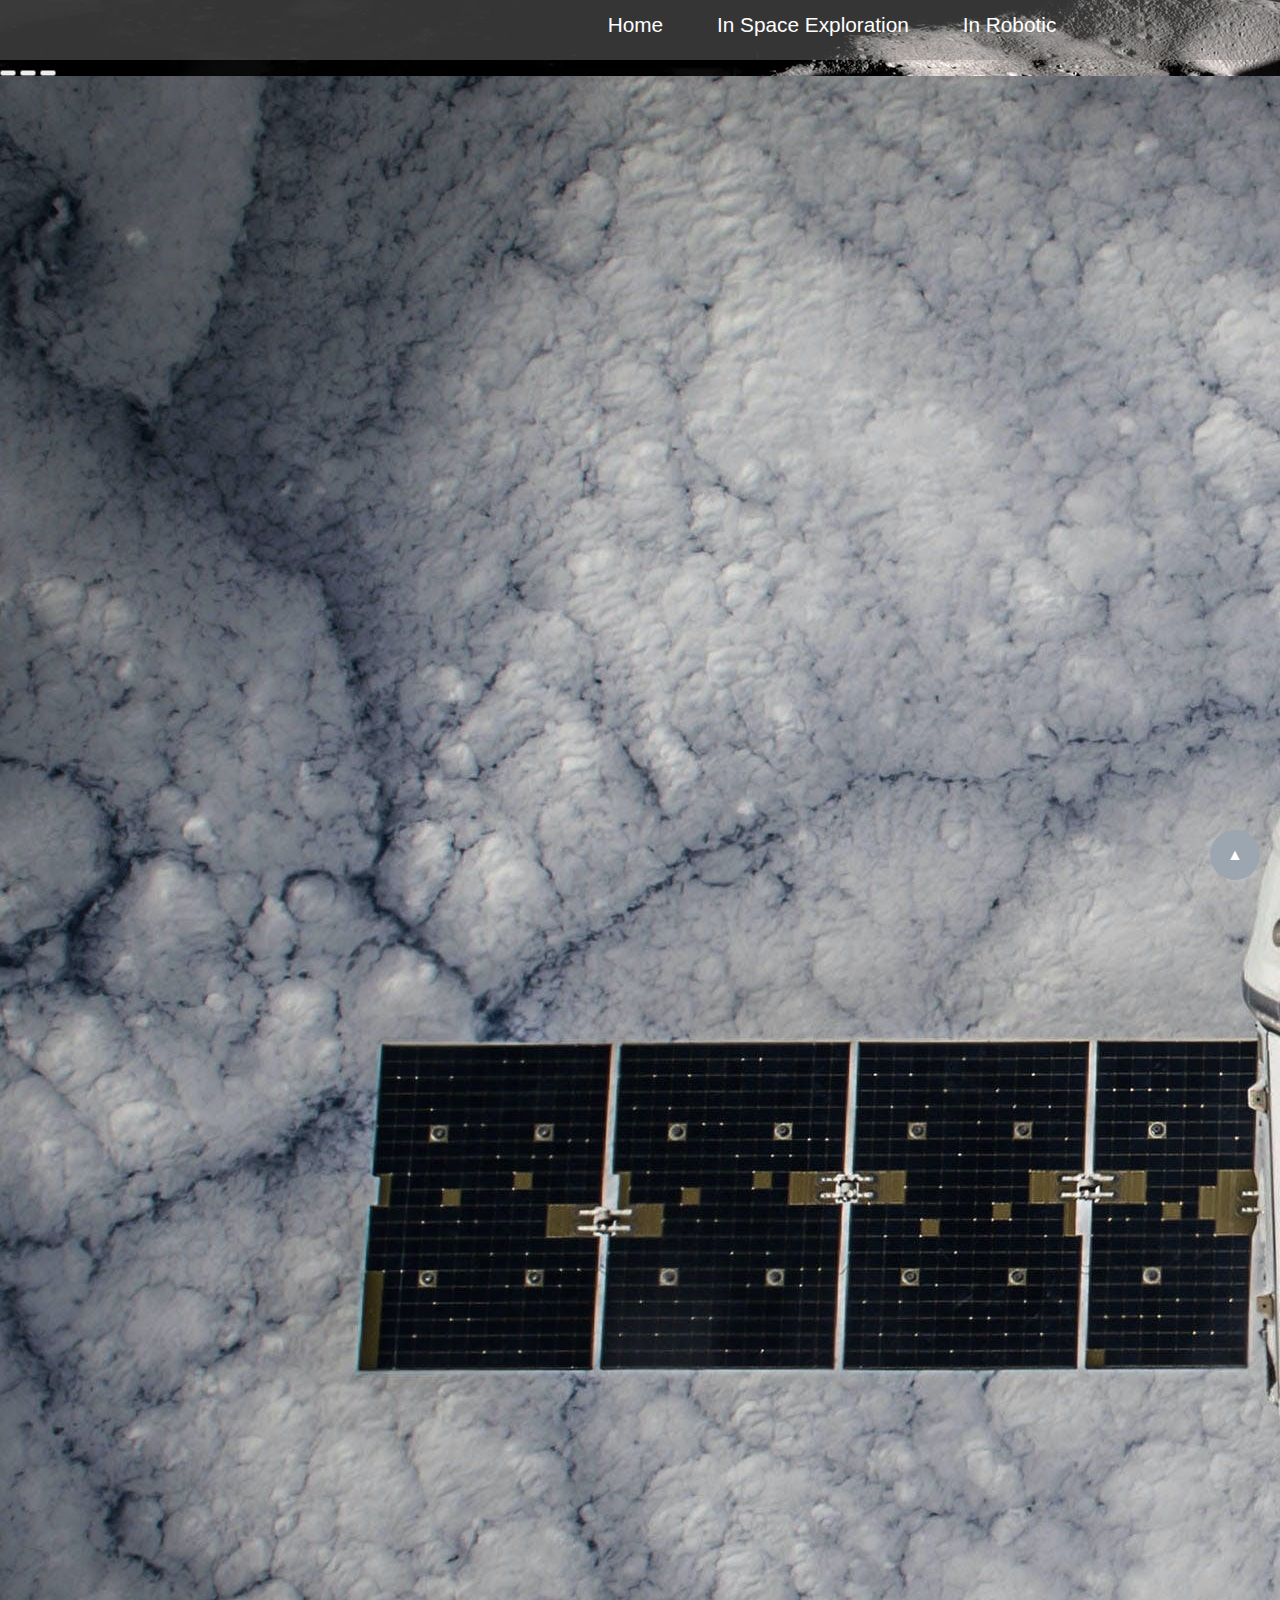
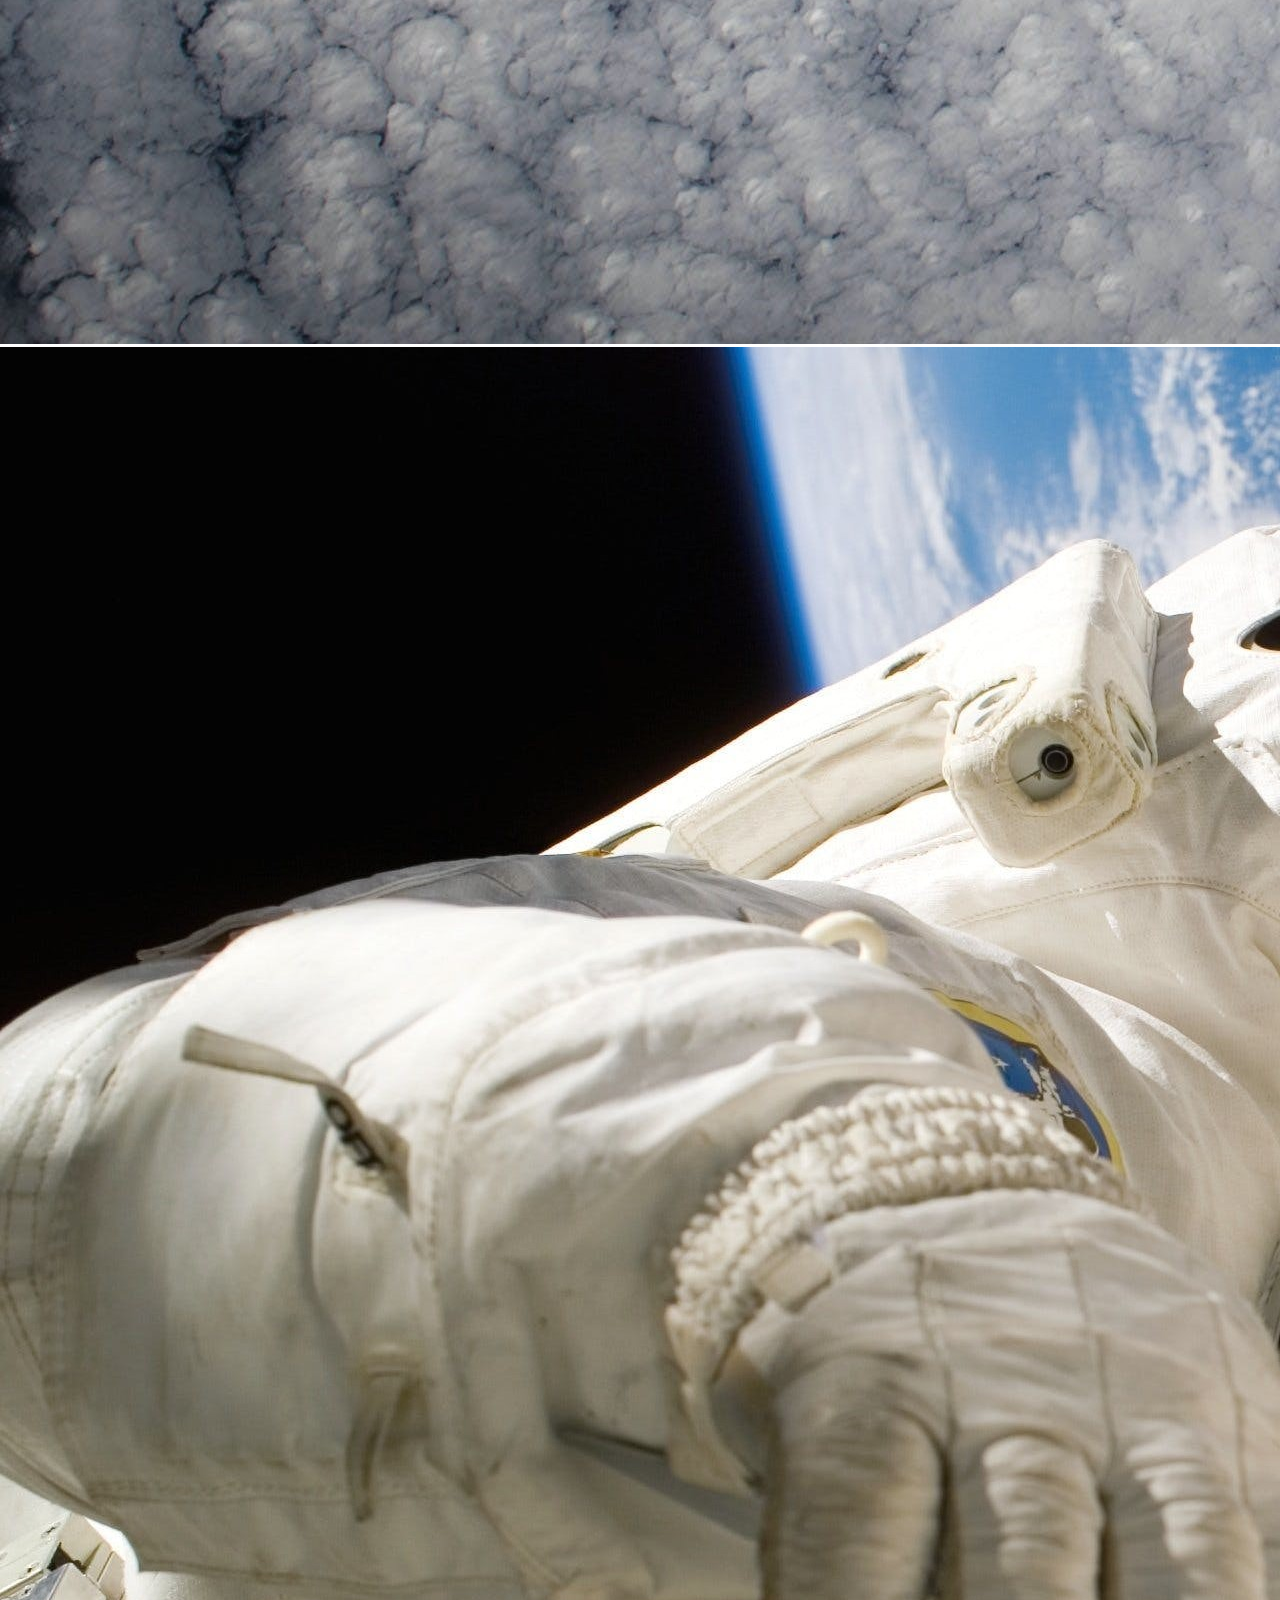
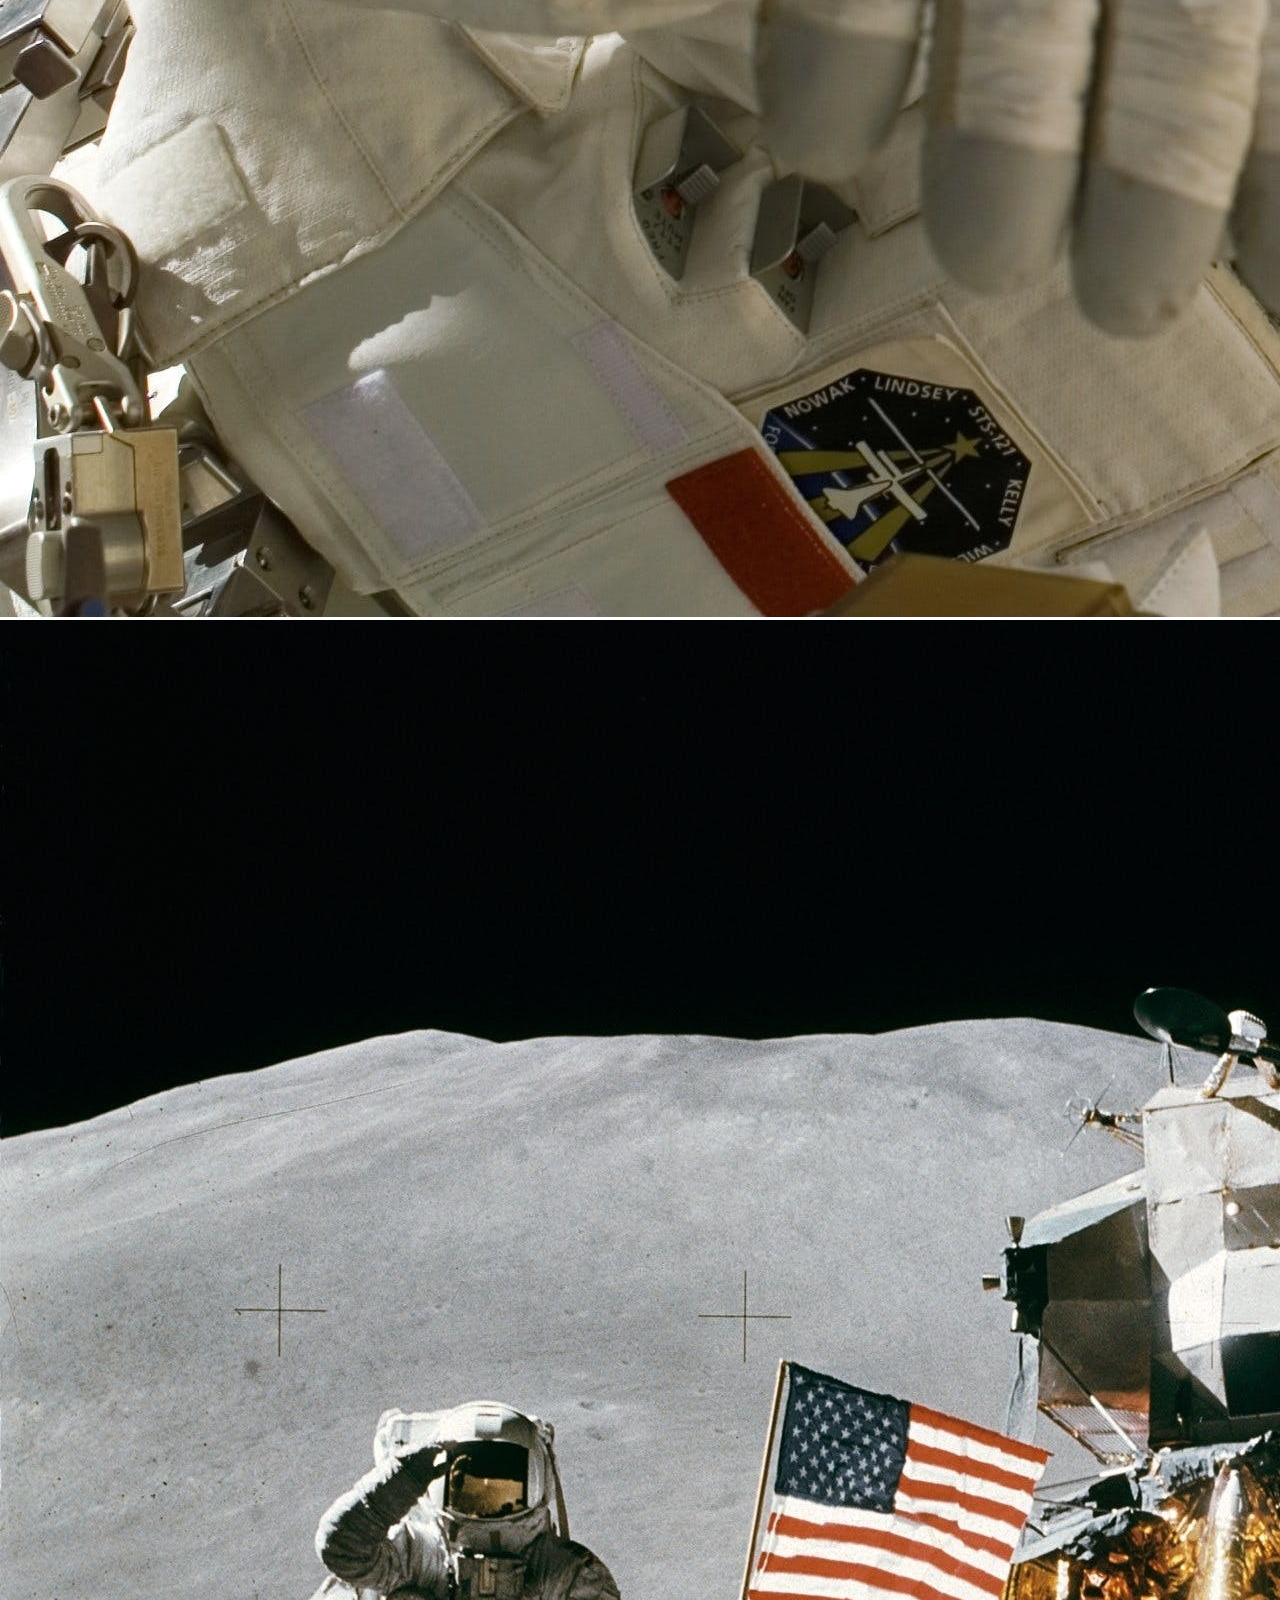
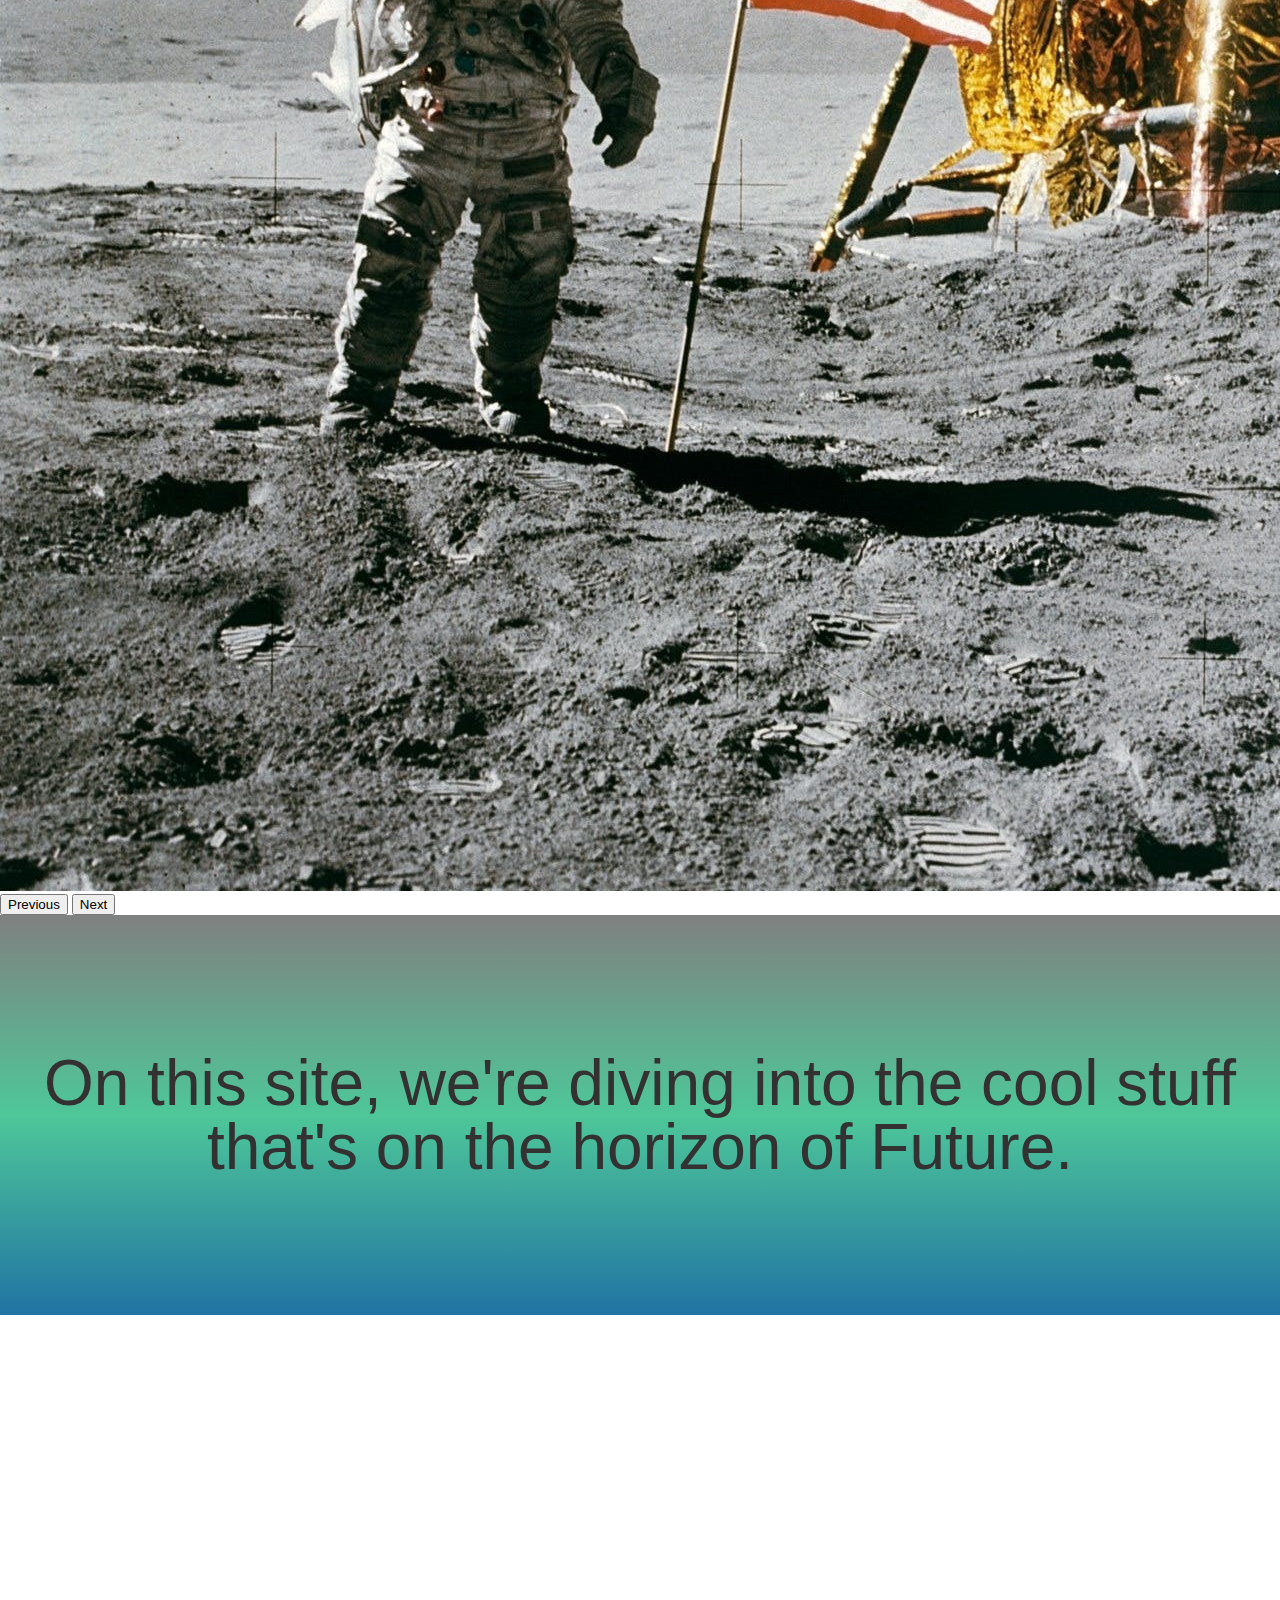
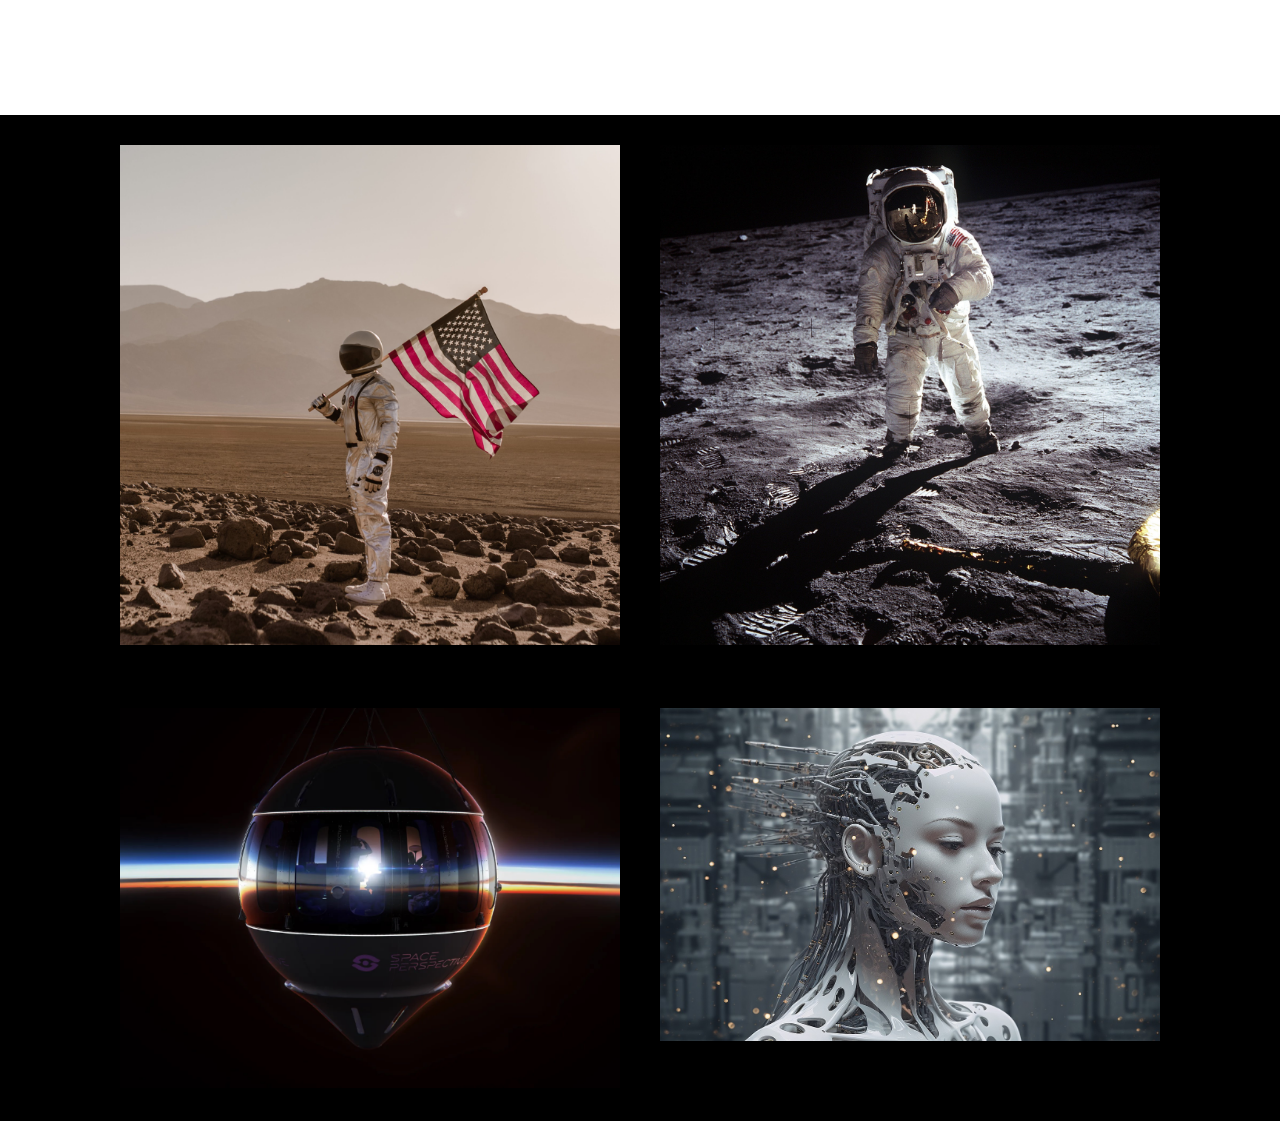
<file: index.html>
<!DOCTYPE html>
<html lang="en">
<head>
    <meta charset="UTF-8">
    <meta name="viewport" content="width=device-width, initial-scale=1.0">
    <link href="https://cdn.jsdelivr.net/npm/bootstrap@5.3.2/dist/css/bootstrap.min.css" rel="stylesheet" integrity="sha384-T3c6CoIi6uLrA9TneNEoa7RxnatzjcDSCmG1MXxSR1GAsXEV/Dwwykc2MPK8M2HN" crossorigin="anonymous">
   <link rel="stylesheet" href="styles/reset.css">
   <link rel="stylesheet" href="styles/home.css">
   <link rel="icon" href="../assets/icons.png">
    <title>Technologies</title>
</head>
<body>
  <div id="arrow">&#9650;</div>
    <header>
      <nav>
        <ul class="menu">
           <li><a href="index.html">Home</a></li>
          <li><a href="#">In Space Exploration</a>
            <ul class="submenu">
              <li><a href="moon.html">Landing on moon</a></li>
              <li><a href="mars.html">Colonization of mars</a></li>
              <li><a href="tourism.html"> Space Tourism</a></li>
            </ul>
          </li>
          <li><a href="#">In Robotic</a>
            <ul class="submenu">
              <li><a href="robot.html">Humanoid Robot</a></li>
            </ul>
          </li>
        </ul>
      </nav>
    </header>
    <div id="carouselExampleIndicators" class="carousel slide custom-carousel">
        <div class="carousel-indicators">
          <button type="button" data-bs-target="#carouselExampleIndicators" data-bs-slide-to="0" class="active" aria-current="true" aria-label="Slide 1"></button>
          <button type="button" data-bs-target="#carouselExampleIndicators" data-bs-slide-to="1" aria-label="Slide 2"></button>
          <button type="button" data-bs-target="#carouselExampleIndicators" data-bs-slide-to="2" aria-label="Slide 3"></button>
        </div>
        <div class="carousel-inner">
          <div class="carousel-item active">
            <img src="./assets/slide/pexels-spacex-60133.jpg" class="d-block w-100" alt="...">
          </div>
          <div class="carousel-item">
            <img src="./assets/slide/pexels-pixabay-2156.jpg" class="d-block w-100" alt="...">
          </div>
          <div class="carousel-item">
            <img src="./assets/slide/pexels-pixabay-39896.jpg" class="d-block w-100" alt="...">
          </div>
        </div>
        <button class="carousel-control-prev" type="button" data-bs-target="#carouselExampleIndicators" data-bs-slide="prev">
          <span class="carousel-control-prev-icon" aria-hidden="true"></span>
          <span class="visually-hidden">Previous</span>
        </button>
        <button class="carousel-control-next" type="button" data-bs-target="#carouselExampleIndicators" data-bs-slide="next">
          <span class="carousel-control-next-icon" aria-hidden="true"></span>
          <span class="visually-hidden">Next</span>
        </button>
      </div>
    </div>


      <main>
        <h1>On this site, we're diving into the cool stuff that's on the horizon of Future.</h1>
      </main>

      <div class="clear"></div>

    <div id="container-pic-4">
      
        <div class="flexed">
          <div class="image-container">
            <div class="image-overlay">
              <a href="mars.html" class="image-button">Mars</a>
            </div>
            <img class="image" src="./assets/pexels-rdne-stock-project-8474990.jpg" alt="mars">
          </div>
    
    
          <div class="image-container none-marg">
            <div class="image-overlay">
              <a href="moon.html" class="image-button">Moon</a>
            </div>
            <img class="image" src="./assets/pexels-pixabay-41162.jpg" alt="moon">
          </div>
    
        </div>
    
        <div class="flexed">
          <div class="image-container">
            <div class="image-overlay">
              <a href="tourism.html" class="image-button">Space Tourism</a>
            </div>
            <img class="image" src="./assets/toru.png" alt="tourism in space">
          </div>
    
    
          <div class="image-container none-marg">
            <div class="image-overlay">
              <a href="robot.html" class="image-button">Robot</a>
            </div>
            <img class="image" src="./assets/robot3.jpg" alt="robot">
          </div>
    
        
    
  
      </div>
    </div>
    <script src="https://code.jquery.com/jquery-3.6.4.min.js"></script>
    <script>
        $(document).ready(function () {
      $('#arrow').on('click', function() {
          $('html, body').animate({
              scrollTop: 0
          }, 'slow');
      });
    })
    </script>
     


      <script src="https://cdn.jsdelivr.net/npm/bootstrap@5.3.2/dist/js/bootstrap.bundle.min.js" integrity="sha384-C6RzsynM9kWDrMNeT87bh95OGNyZPhcTNXj1NW7RuBCsyN/o0jlpcV8Qyq46cDfL" crossorigin="anonymous"></script>
</body>
</html>
</file>
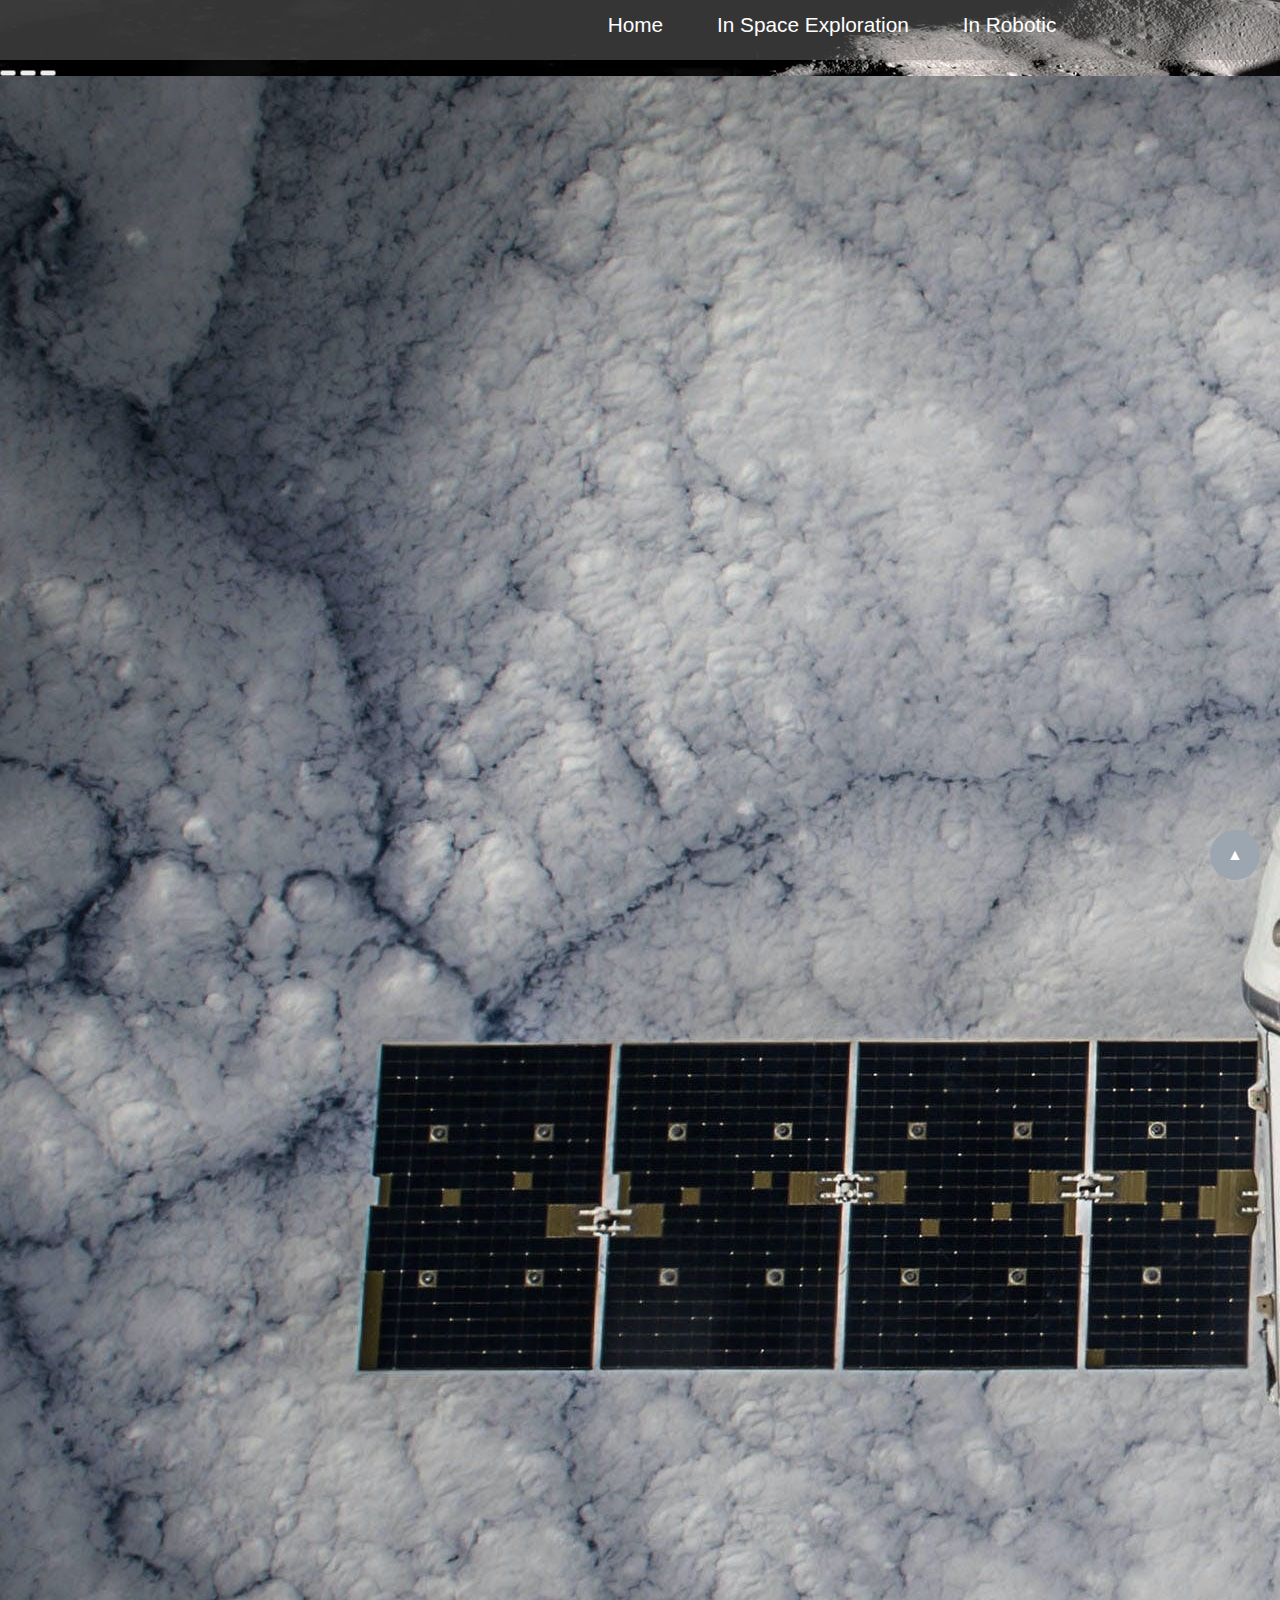
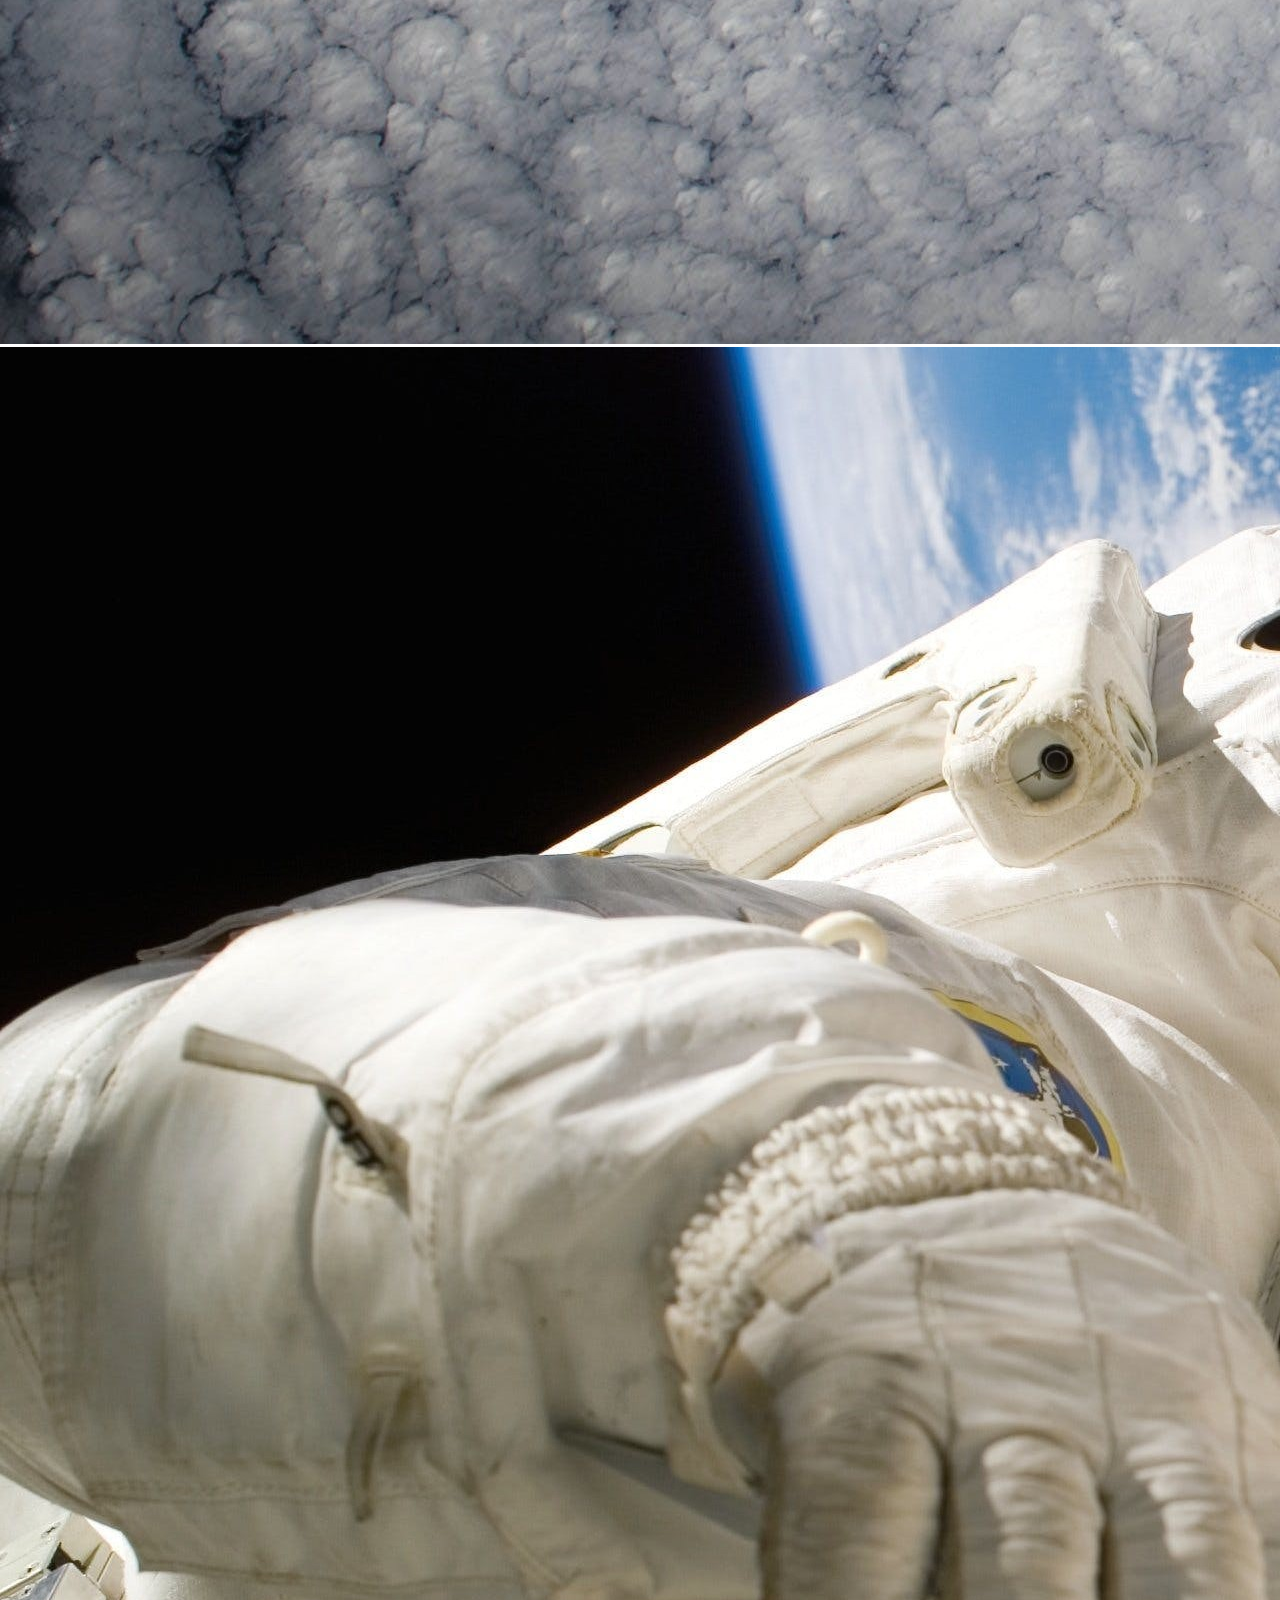
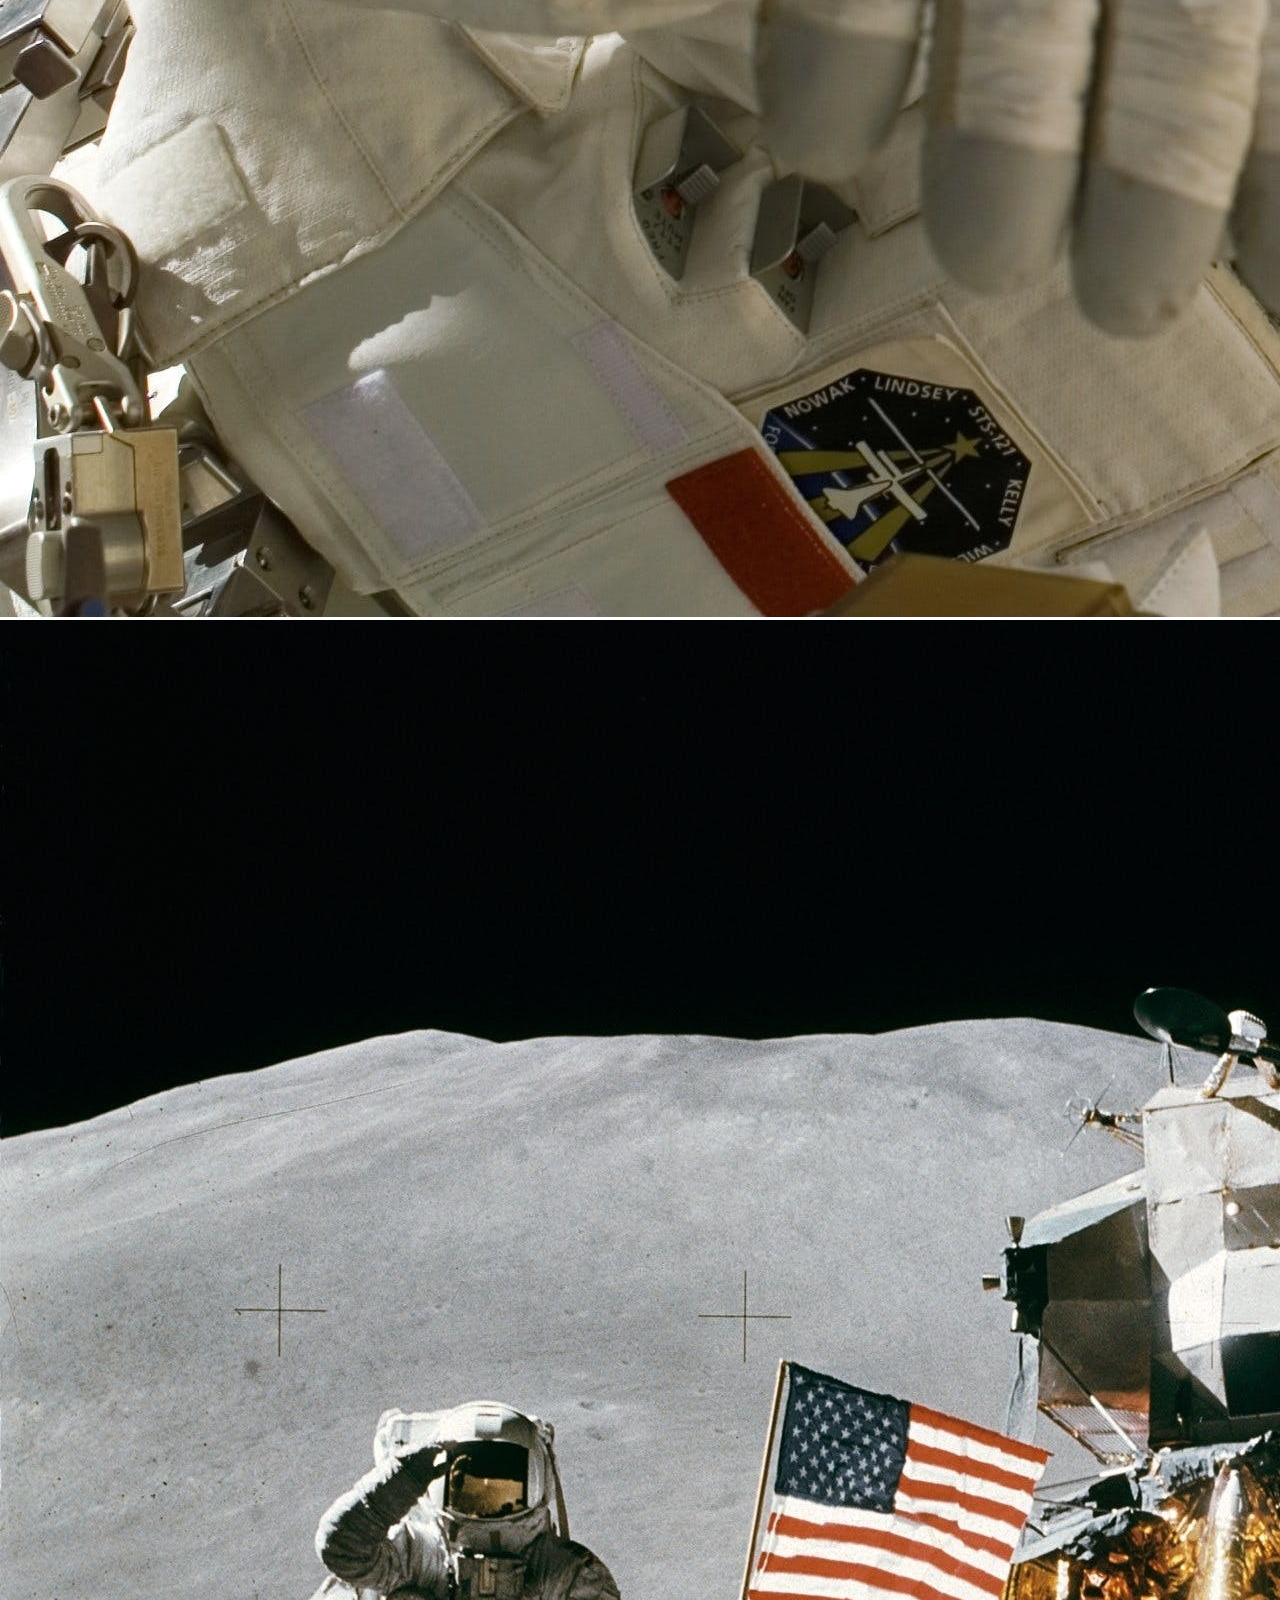
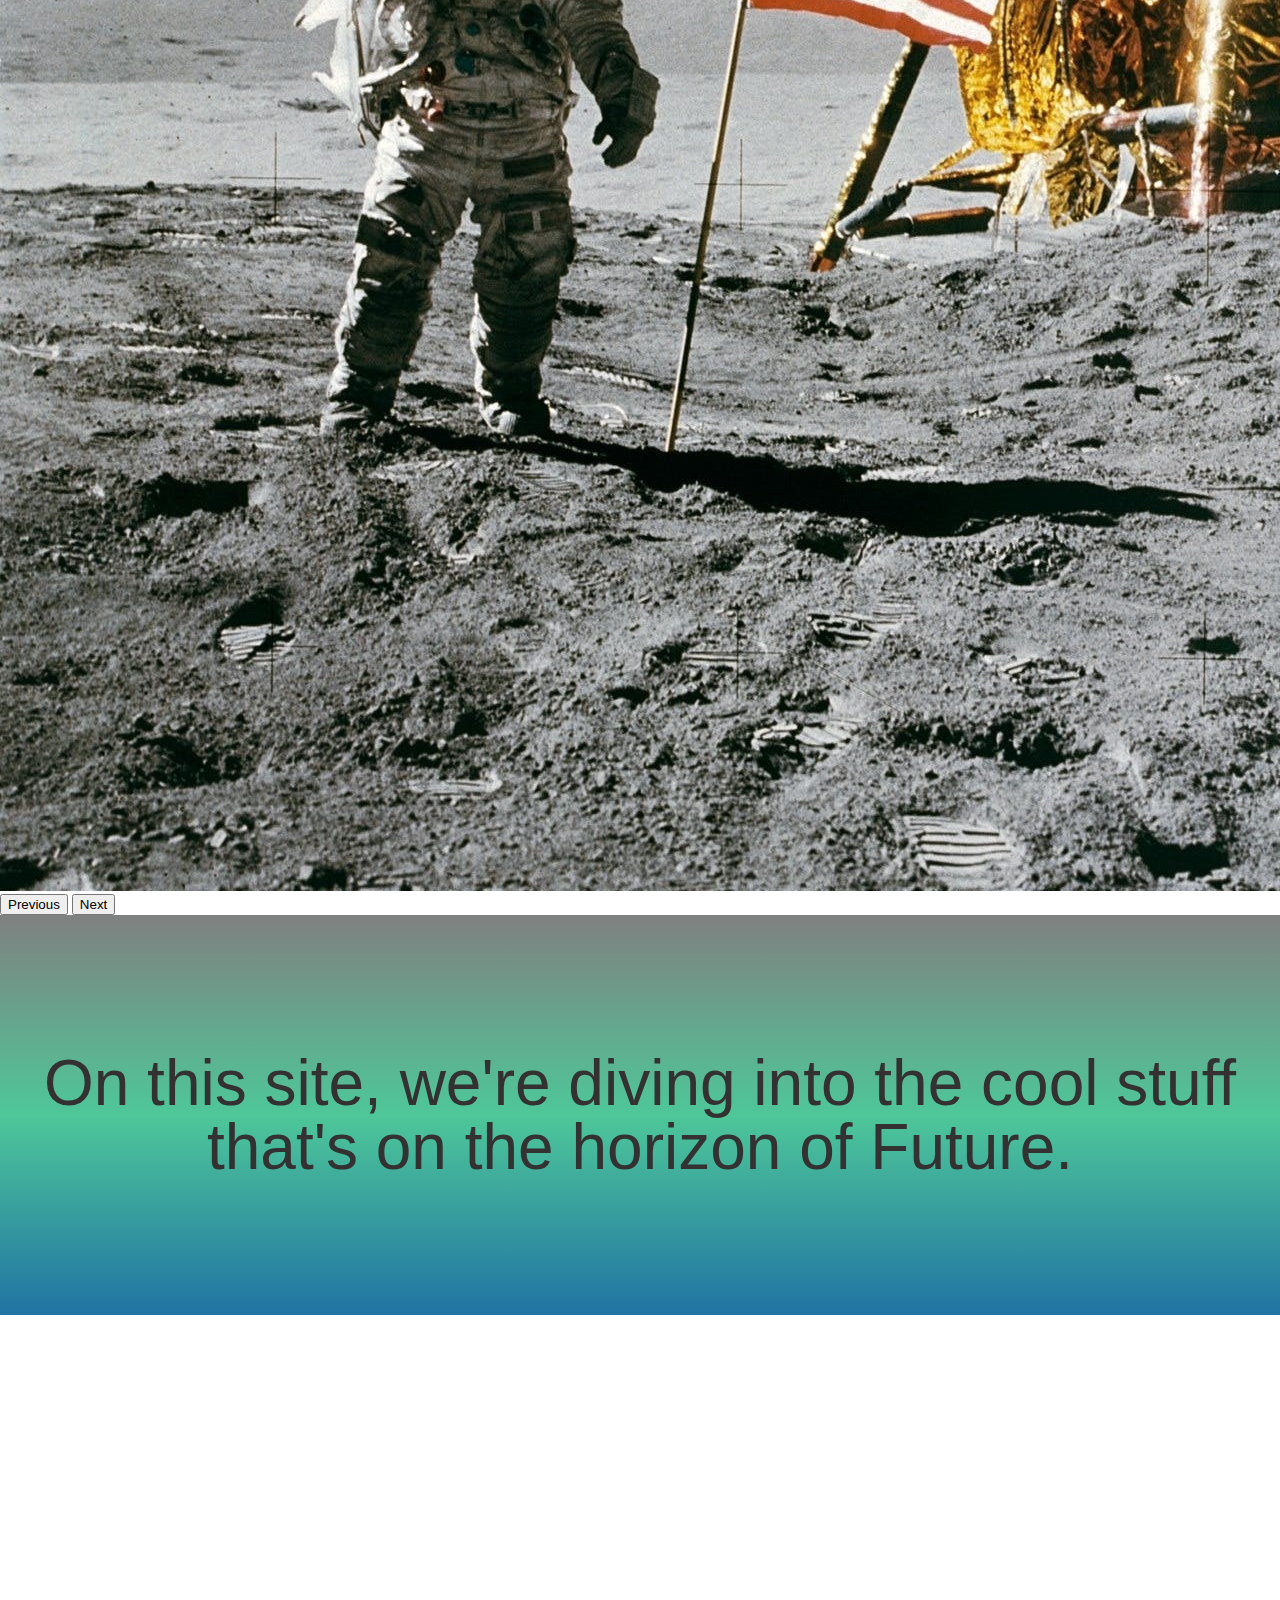
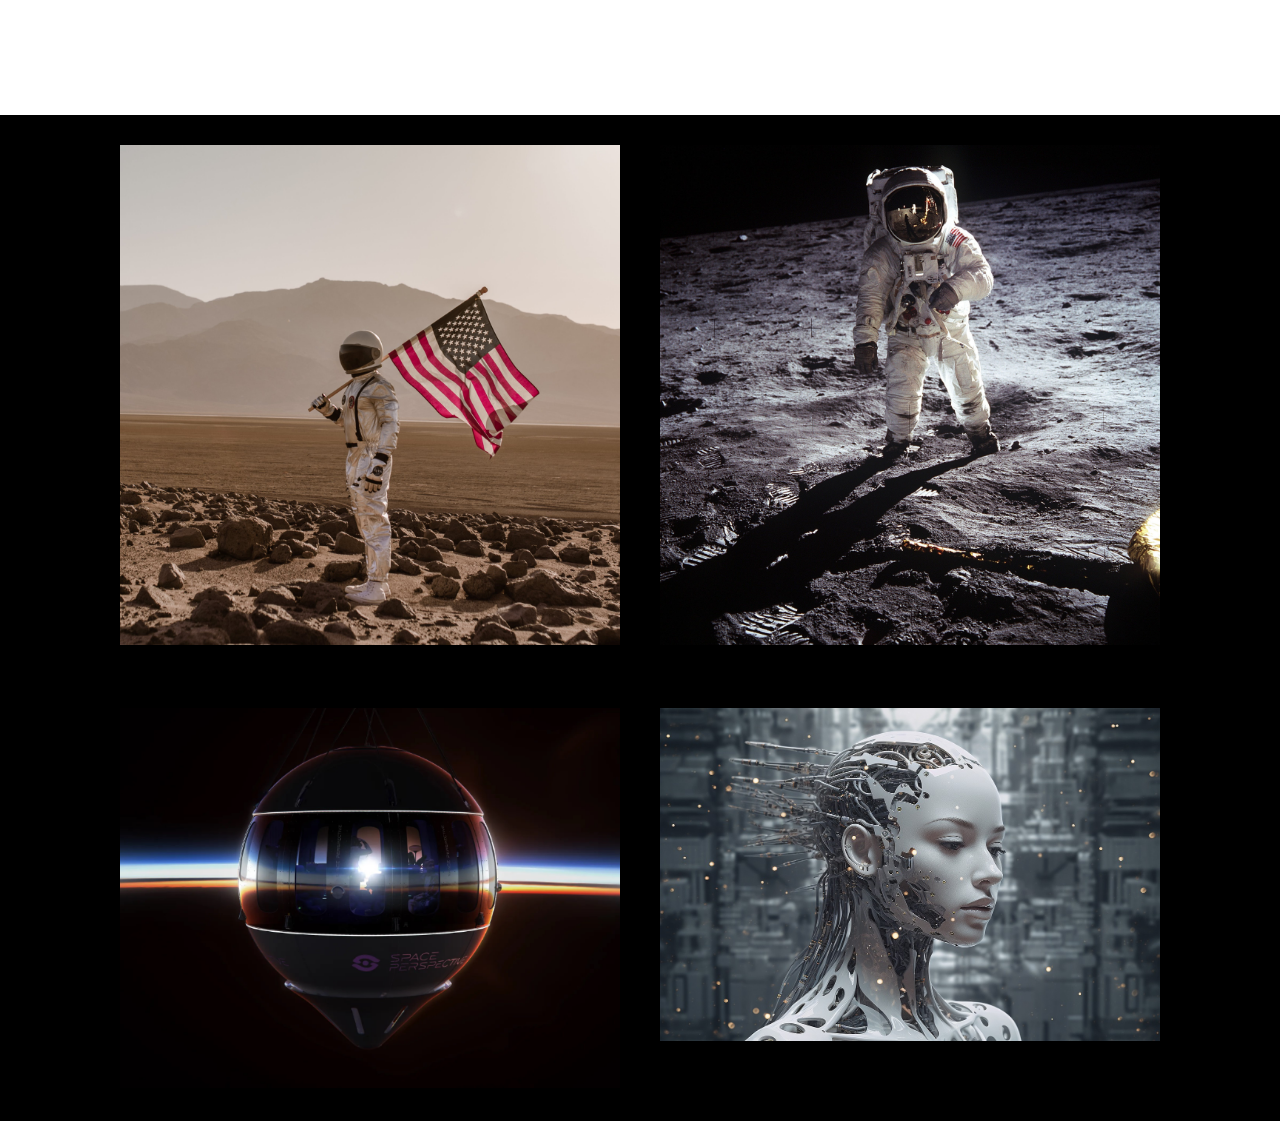
<file: home.html>
<!DOCTYPE html>
<html lang="en">
<head>
    <meta charset="UTF-8">
    <meta name="viewport" content="width=device-width, initial-scale=1.0">
    <link href="https://cdn.jsdelivr.net/npm/bootstrap@5.3.2/dist/css/bootstrap.min.css" rel="stylesheet" integrity="sha384-T3c6CoIi6uLrA9TneNEoa7RxnatzjcDSCmG1MXxSR1GAsXEV/Dwwykc2MPK8M2HN" crossorigin="anonymous">
   <link rel="stylesheet" href="styles/reset.css">
   <link rel="stylesheet" href="styles/home.css">
   <link rel="icon" href="../assets/icons.png">
    <title>Technologies</title>
</head>
<body>
  <div id="arrow">&#9650;</div>
    <header>
      <nav>
        <ul class="menu">
           <li><a href="home.html">Home</a></li>
          <li><a href="#">In Space Exploration</a>
            <ul class="submenu">
              <li><a href="moon.html">Landing on moon</a></li>
              <li><a href="mars.html">Colonization of mars</a></li>
              <li><a href="tourism.html"> Space Tourism</a></li>
            </ul>
          </li>
          <li><a href="#">In Robotic</a>
            <ul class="submenu">
              <li><a href="robot.html">Humanoid Robot</a></li>
            </ul>
          </li>
        </ul>
      </nav>
    </header>
    <div id="carouselExampleIndicators" class="carousel slide custom-carousel">
        <div class="carousel-indicators">
          <button type="button" data-bs-target="#carouselExampleIndicators" data-bs-slide-to="0" class="active" aria-current="true" aria-label="Slide 1"></button>
          <button type="button" data-bs-target="#carouselExampleIndicators" data-bs-slide-to="1" aria-label="Slide 2"></button>
          <button type="button" data-bs-target="#carouselExampleIndicators" data-bs-slide-to="2" aria-label="Slide 3"></button>
        </div>
        <div class="carousel-inner">
          <div class="carousel-item active">
            <img src="./assets/slide/pexels-spacex-60133.jpg" class="d-block w-100" alt="...">
          </div>
          <div class="carousel-item">
            <img src="./assets/slide/pexels-pixabay-2156.jpg" class="d-block w-100" alt="...">
          </div>
          <div class="carousel-item">
            <img src="./assets/slide/pexels-pixabay-39896.jpg" class="d-block w-100" alt="...">
          </div>
        </div>
        <button class="carousel-control-prev" type="button" data-bs-target="#carouselExampleIndicators" data-bs-slide="prev">
          <span class="carousel-control-prev-icon" aria-hidden="true"></span>
          <span class="visually-hidden">Previous</span>
        </button>
        <button class="carousel-control-next" type="button" data-bs-target="#carouselExampleIndicators" data-bs-slide="next">
          <span class="carousel-control-next-icon" aria-hidden="true"></span>
          <span class="visually-hidden">Next</span>
        </button>
      </div>
    </div>


      <main>
        <h1>On this site, we're diving into the cool stuff that's on the horizon of Future.</h1>
      </main>

      <div class="clear"></div>

    <div id="container-pic-4">
      
        <div class="flexed">
          <div class="image-container">
            <div class="image-overlay">
              <a href="mars.html" class="image-button">Mars</a>
            </div>
            <img class="image" src="./assets/pexels-rdne-stock-project-8474990.jpg" alt="mars">
          </div>
    
    
          <div class="image-container none-marg">
            <div class="image-overlay">
              <a href="moon.html" class="image-button">Moon</a>
            </div>
            <img class="image" src="./assets/pexels-pixabay-41162.jpg" alt="moon">
          </div>
    
        </div>
    
        <div class="flexed">
          <div class="image-container">
            <div class="image-overlay">
              <a href="tourism.html" class="image-button">Space Tourism</a>
            </div>
            <img class="image" src="./assets/toru.png" alt="tourism in space">
          </div>
    
    
          <div class="image-container none-marg">
            <div class="image-overlay">
              <a href="robot.html" class="image-button">Robot</a>
            </div>
            <img class="image" src="./assets/robot3.jpg" alt="robot">
          </div>
    
        
    
  
      </div>
    </div>
    <script src="https://code.jquery.com/jquery-3.6.4.min.js"></script>
    <script>
        $(document).ready(function () {
      $('#arrow').on('click', function() {
          $('html, body').animate({
              scrollTop: 0
          }, 'slow');
      });
    })
    </script>
     


      <script src="https://cdn.jsdelivr.net/npm/bootstrap@5.3.2/dist/js/bootstrap.bundle.min.js" integrity="sha384-C6RzsynM9kWDrMNeT87bh95OGNyZPhcTNXj1NW7RuBCsyN/o0jlpcV8Qyq46cDfL" crossorigin="anonymous"></script>
</body>
</html>
</file>
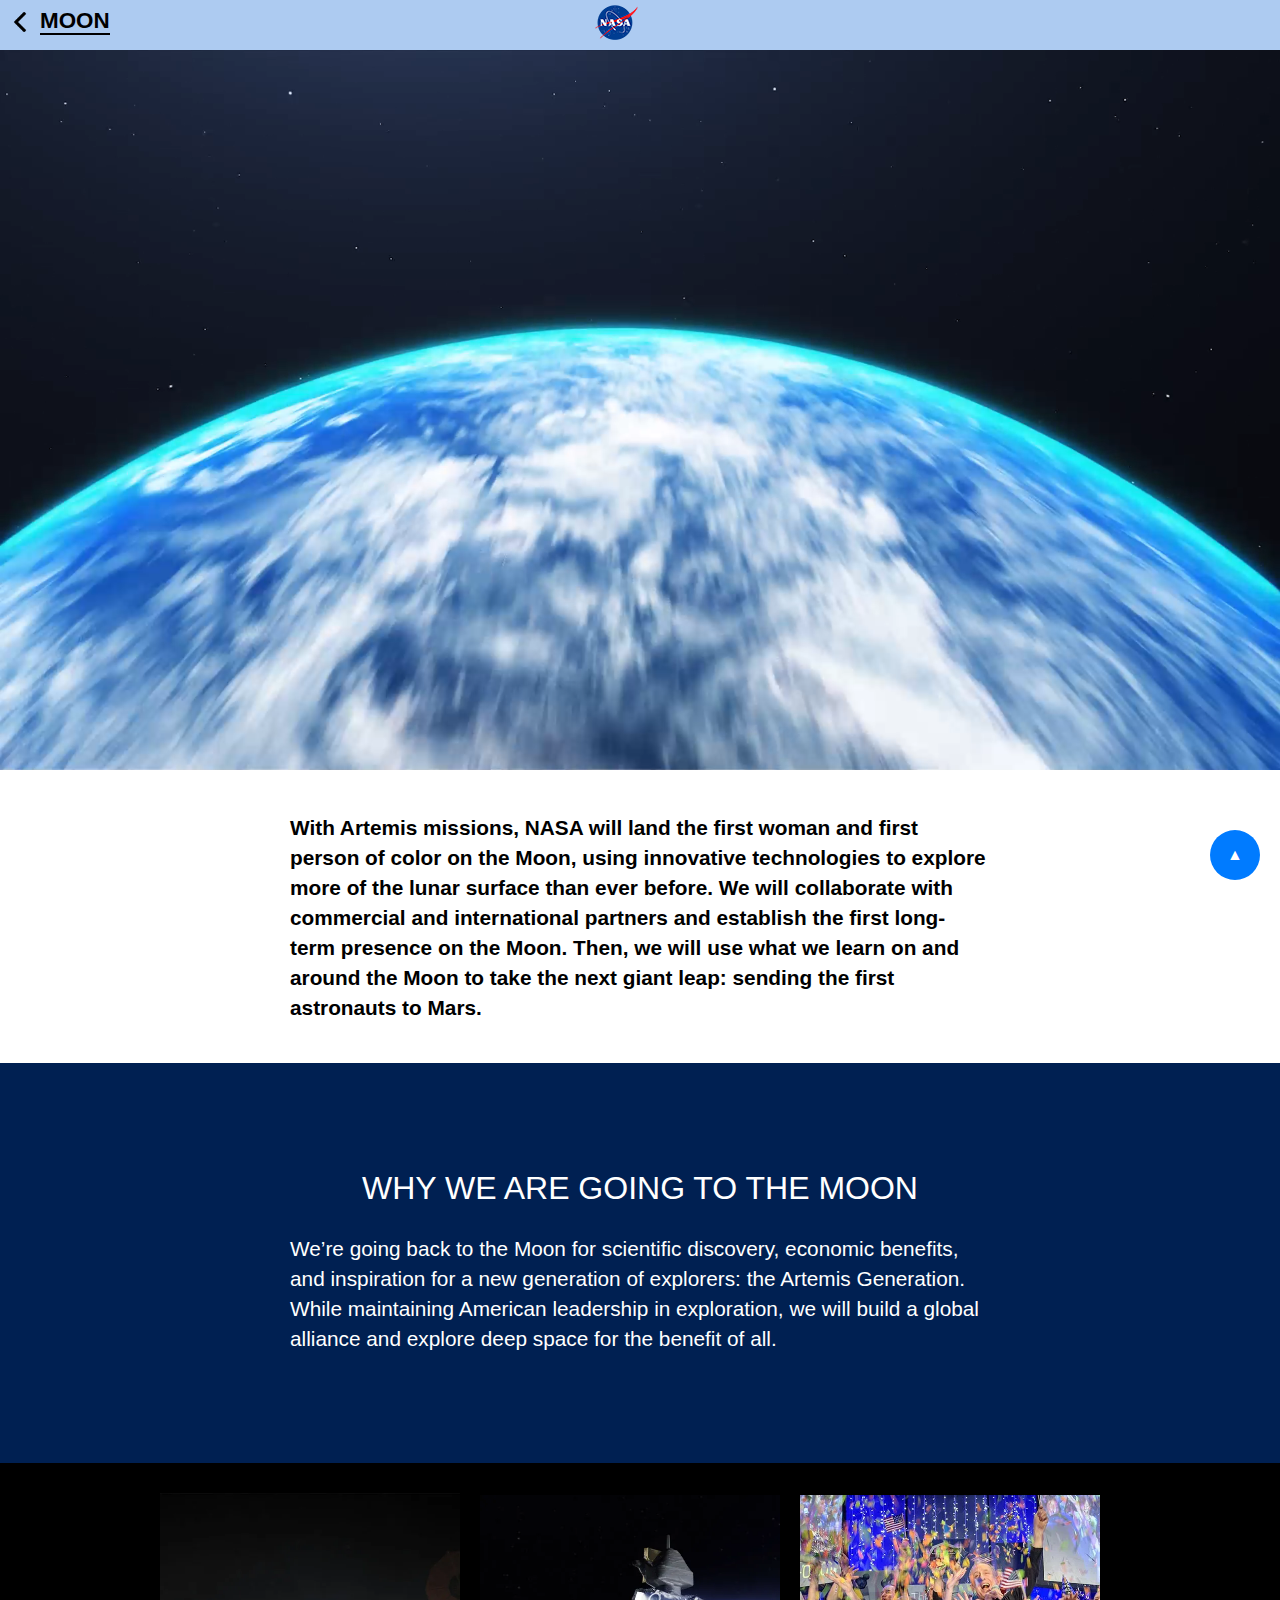
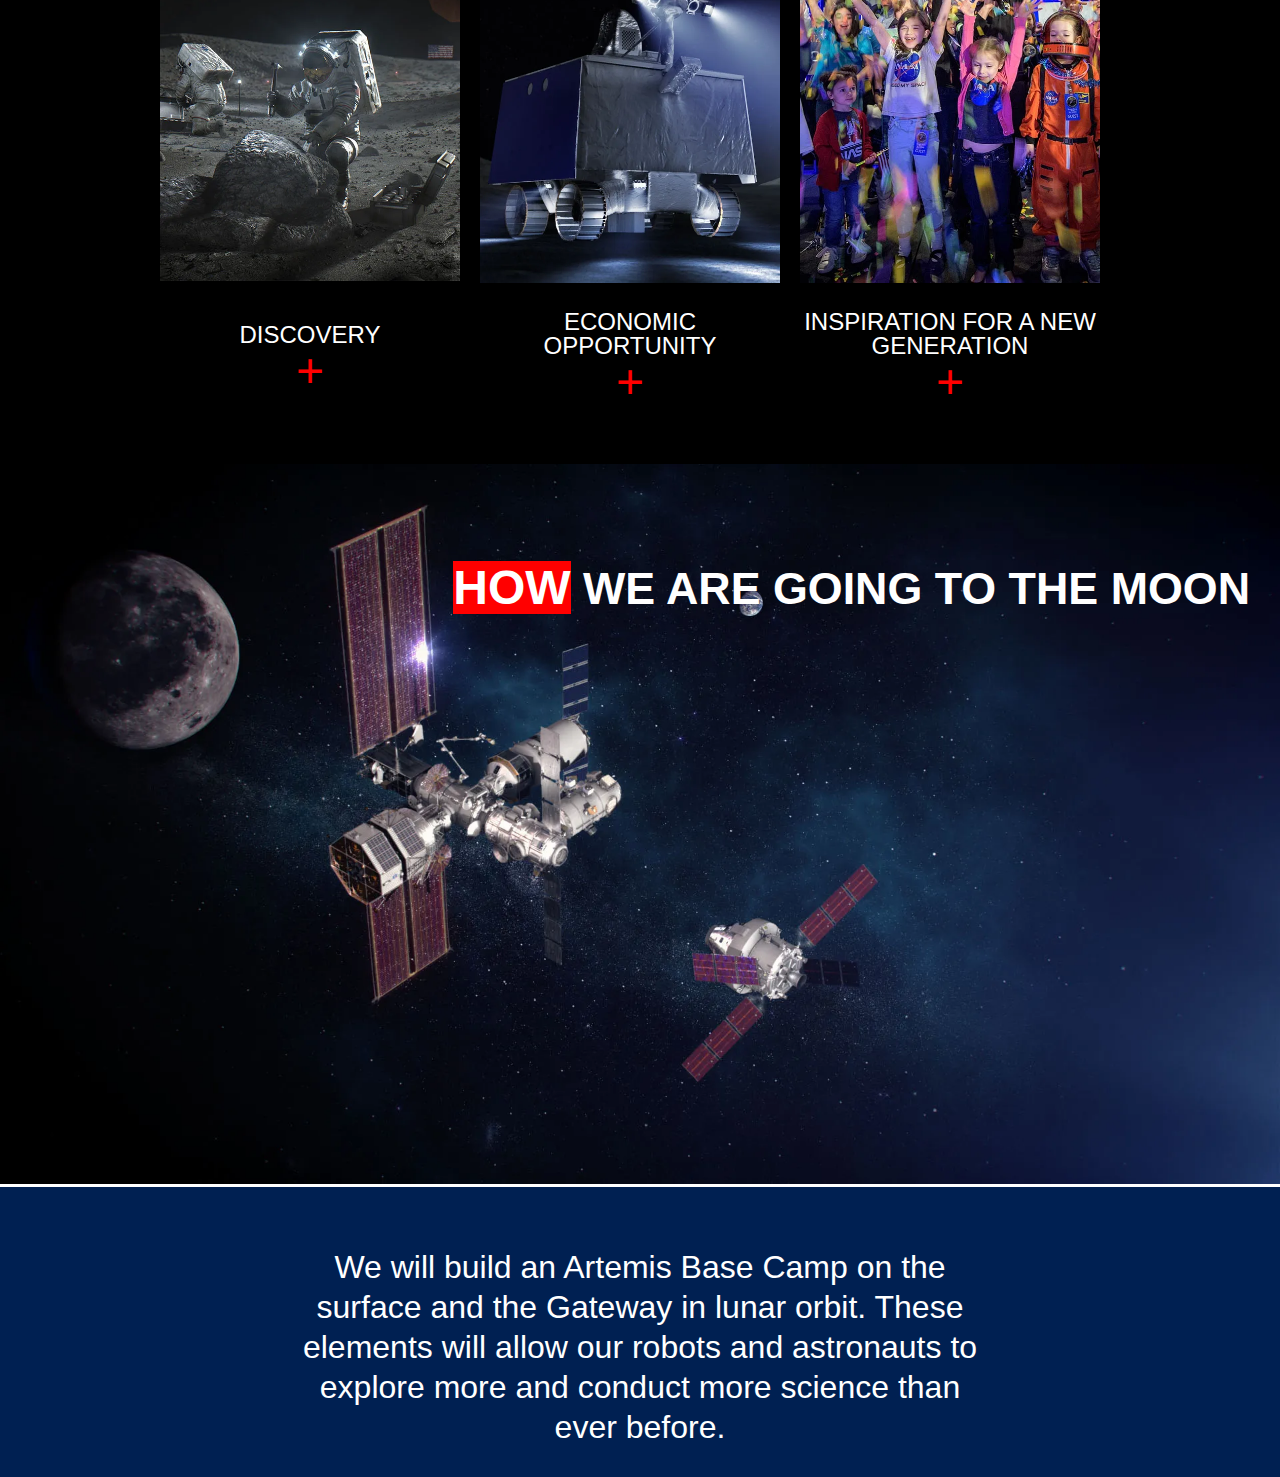
<file: moon.html>
<!DOCTYPE html>
<html lang="en">
<head>
    <meta charset="UTF-8">
    <meta name="viewport" content="width=device-width, initial-scale=1.0">
    <link href="https://cdn.jsdelivr.net/npm/bootstrap@5.3.2/dist/css/bootstrap.min.css" rel="stylesheet" integrity="sha384-T3c6CoIi6uLrA9TneNEoa7RxnatzjcDSCmG1MXxSR1GAsXEV/Dwwykc2MPK8M2HN" crossorigin="anonymous">
   <link rel="stylesheet" href="styles/moon.css">
   <link rel="stylesheet" href="styles/reset.css">
   <script src="./script.js"></script>
   <link rel="icon" href="../assets/icons.png">
   <script src="https://code.jquery.com/jquery-3.6.4.min.js"></script>
   <title>Technologies</title>
</head>
<body>
  <header>
        <div class="logo-text">
          <div class="go-back-cont">
            <a href="home.html"> 
              <div id="go-back"></div>
            </a> 
            <h2>MOON</h2>
            
          </div>
          <div class="logo-nasa">
            <img src="./assets/nasa-logo.webp" alt="">
          </div>
        </div>
  </header>
  <video width="100%" height="100%" autoplay muted>
    <source src="./assets/video/Artemis-logo-reveal-1080p.mp4" type="video/mp4">
  </video>

  <div id="text">
     <p>With Artemis missions, NASA will land the first woman and first person of color on the Moon, using innovative technologies to explore more of the lunar surface than ever before. We will collaborate with commercial and international partners and establish the first long-term presence on the Moon. Then, we will use what we learn on and around the Moon to take the next giant leap: sending the first astronauts to Mars.</p>
  </div>
  <div class="text-blue">
     <h1>WHY WE ARE GOING TO THE MOON</h1>
     <p>We’re going back to the Moon for scientific discovery, economic benefits, and inspiration for a new generation of explorers: the Artemis Generation. While maintaining American leadership in exploration, we will build a global alliance and explore deep space for the benefit of all.</p>
     <div id="arrow">&#9650;</div>
  </div>
  <div id="black">
    <div>
      <img src="./assets/discovery.webp" alt="">
      <div class="white">
        <h2>DISCOVERY</h2>
        <span class="plus-1" ondblclick="toggleText()">+</span>
      </div>
      <div id="text-content1">
        With Artemis, we’re building on more than 50 years of exploration experience to reignite America’s passion for discovery.
      </div>
    </div>

    <div class="img-white-text">
      <img src="./assets/economic.webp" alt="">
      <div class="white">
        <h2> ECONOMIC <br> OPPORTUNITY </h2>
        <span class="plus-2" ondblclick="toggleText()">+</span>
      </div>
      <div id="text-content2">
        Artemis missions enable a growing lunar economy by fueling new industries, supporting job growth, and furthering the demand for a skilled workforce.    </div>
    </div>



    <div class="img-white-text">
      <img class="img-no" src="./assets/inspiration.webp" alt="">
      <div class="white">
        <h2>INSPIRATION FOR <br> A NEW GENERATION</h2>
        <span class="plus-3" ondblclick="toggleText()">+</span>
      </div>
      <div id="text-content3">
        We will explore more of the Moon than ever before with our commercial and international partners. Along the way, we will engage and inspire new audiences – we are the Artemis Generation.
    </div>

  </div>
</div>
<div class="img-on-text">
  <img class="img-starship" src="./assets/how.webp" alt="">
  <p><span class="how">HOW</span> <br> WE ARE GOING <br> TO THE MOON</p>
</div>

<div class="text-blue blue-back">
<p>We will build an Artemis Base Camp on the surface and the Gateway in lunar orbit. These elements will allow our robots and astronauts to explore more and conduct more science than ever before.</p> 
 <!-- <div id="arrow">&#9650;</div> -->
</div>

  
  
  <script>
    $(document).ready(function() {
        $('#arrow').on('click', function() {
            $('html, body').animate({
                scrollTop: 0
            }, 'slow');
        });
        $('.plus-2').click(function() {
           $('#text-content2').toggle();
        });
        $('.plus-3').click(function() {
           $('#text-content3').toggle();
        });
        $('.plus-1').click(function() {
           $('#text-content1').toggle();
        });
        
    })
    
</script>



      <script src="https://cdn.jsdelivr.net/npm/bootstrap@5.3.2/dist/js/bootstrap.bundle.min.js" integrity="sha384-C6RzsynM9kWDrMNeT87bh95OGNyZPhcTNXj1NW7RuBCsyN/o0jlpcV8Qyq46cDfL" crossorigin="anonymous"></script>
</body>
</html>
</file>
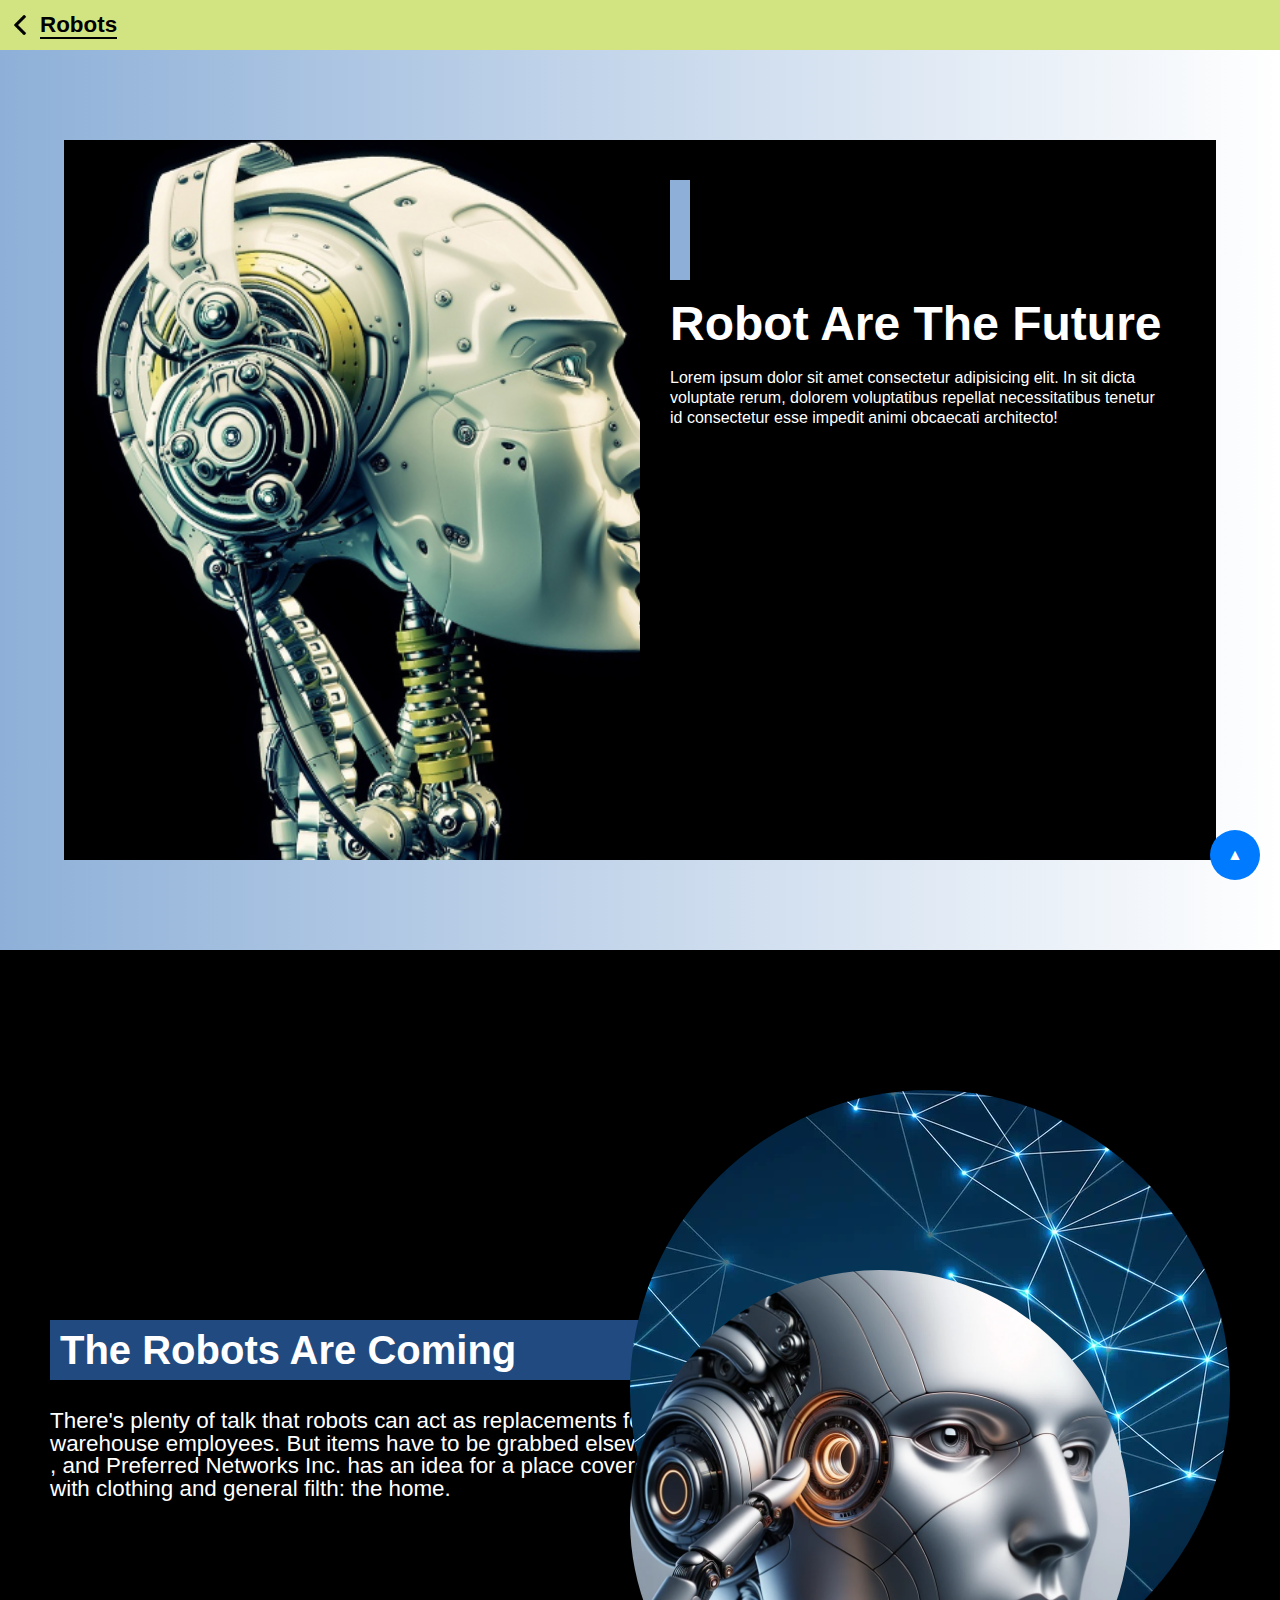
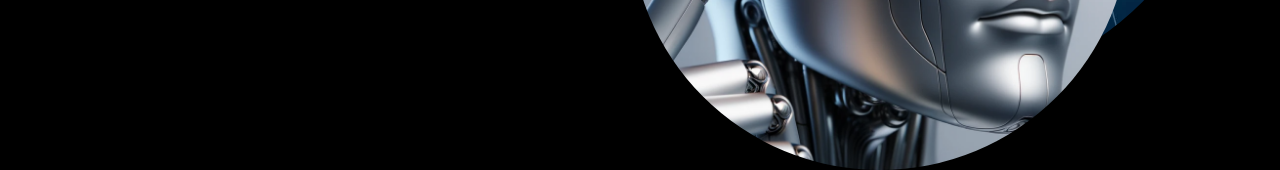
<file: robot.html>
<!DOCTYPE html>
<html lang="en">
<head>
    <meta charset="UTF-8">
    <meta name="viewport" content="width=device-width, initial-scale=1.0">
    <link rel="stylesheet" href="styles/reset.css">
    <link rel="stylesheet" href="styles/robot.css">
    <link rel="icon" href="../assets/icons.png">
    <title>Technologies</title>
</head>
<body>
    <div id="arrow">&#9650;</div> 
    <header>
        <div class="go-back-cont">
            <a href="home.html"> 
              <div id="go-back"></div>
            </a> 
            <h2>Robots</h2>
        </div>
    </header>

    <div id="blue-white">
        <div class="img-text">
            <div class="robot-img"></div>
            <div class="text">
                <div class="detail"></div>
                <h2> Robot Are The Future</h2>
                <p>Lorem ipsum dolor sit amet consectetur adipisicing elit. In sit dicta voluptate rerum, dolorem voluptatibus repellat necessitatibus tenetur id consectetur esse impedit animi obcaecati architecto!</p>
            </div>
        </div>
    </div>
    <main>
        <div class="cont">
            <div class="text2">
                <h2 class="fade-text">The Robots Are Coming</h2>
                <p>There's plenty of talk that robots can act as replacements for warehouse employees. But items have to be grabbed elsewhere , and Preferred Networks Inc. has an idea for a place covered with clothing and general filth: the home.</p>
            </div>        
            <div class="bg-robot"> 
               <div class="background">
                  <div class="robot-2"></div>
               </div>
            </div> 
        </div>





    </main>
    

    




    <script src="script.js"></script>
    <script src="https://code.jquery.com/jquery-3.6.4.min.js"></script>
    <script>
                $(document).ready(function () {
             $('#arrow').on('click', function() {
                 $('html, body').animate({
                     scrollTop: 0
                 }, 'slow');
             });
             $('#arrow').on('click', function() {
                 $('html, body').animate({
                     scrollTop: 0
                 }, 'slow');
             });
             function animateText() {
           $('.fade-text').fadeIn(1000).delay(2000).fadeOut(1000, animateText);



             }
             animateText();
            });
   

    </script>
</file>
<file: styles/home.css>
a {
    color: inherit; 
}
.flexed{
    display: flex;
    justify-content: center;
}
nav{
    display: flex;
    height: 30px;
    font-size: 1.5em;
    position: absolute;
    z-index: 3;
    color: white;
    justify-content: space-around;
    width: 70%;
    right: 0;
    top:10px;
    font-family: 'Segoe UI', Tahoma, Geneva, Verdana, sans-serif;
}
 h2:nth-of-type(1){
    animation-name: change;
    animation-duration: 1.5s;
}
h2:nth-of-type(2){
    animation-name: change;
    animation-duration: 2.5s;
} 
h2:nth-of-type(3){
    animation-name: change;
    animation-duration: 3.5s;
} 
h2:nth-of-type(4){
    animation-name: change;
    animation-duration: 4.5s;
}
h2:nth-of-type(5){
    animation-name: change;
    animation-duration: 5.5s;
}
@keyframes change {
   from{ opacity: 0;}
    to{opacity:1;}
}
main{
    display: flex;
    justify-content: center;
    align-items: center;
    width: 100%;
    height: 400px;
    background: linear-gradient( gray, rgb(78, 199, 153),rgb(32, 115, 163));
}
main h1{
    font-family: 'Segoe UI', Tahoma, Geneva, Verdana, sans-serif;
    font-size: 4em;
    color: rgb(51, 49, 49);
    text-align: center;
    
}
.clear{
    width: 100%;
    height: 400px;
}
body{
    background-image:url(../assets/foo-01.webp);
    background-repeat: no-repeat;
    background-position: cover;
    background-position: center;
    background-attachment: fixed;
}
.about{
    width: 100%;
    height: 600px;
    background-color: black;
    display: flex;
    align-items: center;
    justify-content: center;
}
nav h2:hover{
    cursor: pointer;
    font-size: 1.3em;
    font-weight: 700;
    color: rgb(36, 35, 35);
    font-family: 'Segoe UI', Tahoma, Geneva, Verdana, sans-serif;
    transition: 0.5s;
}
.image:hover{
    filter: blur(3px);
    transition: 1s ease;
    button{
        opacity: 1;
    }
}
.image-container{
    position: relative;
    overflow: hidden;
    width:500px;
    margin-right: 40px;
    margin-top: 30px;
    margin-bottom: 30px;
}
.none-marg{
    margin-right: 0;
}
.image{
   width: 100%;
}
.image-overlay{
    position: absolute;
    top: 0;
    left: 0;
    width: 100%;
    height: 100%;
    display: flex;
    align-items: center;
    justify-content: center;
    opacity: 0;
}
.image-overlay:hover{
    backdrop-filter: blur(10px);
    transition: 0.5s ease;
    opacity: 1;
}
.image-button{
    background-color: #000000;
    outline: none;
    border: 1px solid white;
    color: white;
    font-family: 'Segoe UI', Tahoma, Geneva, Verdana, sans-serif;
    font-size: 24px;
    font-weight: bold;
    text-transform: uppercase;
    text-decoration: none;
    letter-spacing: 0.25em;
    padding: 0.5em 1em;
    transition: background-color 0.25s;
}
.image-button:hover{
    cursor: pointer;
    background-color: #222222;
}
#container-pic-4{
    width: 100%;
    height: max-content;
    background-color: black;
}


ul{
    list-style:none;
    font-size: 1.3rem;
    line-height: 1.6;
    color: black;
    font-family: 'Segoe UI', Tahoma, Geneva, Verdana, sans-serif;
}
header{
    width: 100%;
    height: 60px;
    background-color: white;
    background-color: rgba(128, 128, 128, 0.411);
    /* padding: 2rem 0; */
}
nav{
    /* max-width: 1100px; */
    margin: 0 auto;
    display: flex;
    justify-content: center;
    align-items: center;
}
.menu> li, .menu > a{
    display: inline-block;
}
.menu a{
    text-decoration: none;
    color: #fff;
    display: block;
    padding: 18px 1.5rem;
    transition: background-color .22s ease,color .22s;
}
.menu li:hover{
    background-color: rgb(1, 1, 17);
    color: #fff;

}
.menu li{

position: relative;
}
.submenu {
    position: absolute;
    background-color: rgb(168, 166, 166);
    width: 235px;
    left:0;
    display: none;
}
.menu li:hover > .submenu{
    display: block;
}
.submenu2{
    position: absolute;
    right: 0;
    /* display: none; */
} 
.louge{
    margin-right: -20px;
    padding: 20px;
    background-color: rgb(168, 166, 166);
    color: white;
}
#arrow {
    position: fixed;
    bottom: 20px;
    right: 20px;
    width: 50px;
    height: 50px;
    background-color: #9ca6b1;
    color: #fff;
    display: flex;
    align-items: center;
    justify-content: center;
    cursor: pointer;
    border-radius: 50%;
    z-index: 1;
}
</file>
<file: styles/moon.css>
header{
    width: 100%;
    height: 50px;
    background-color: rgb(173, 203, 241);
}
.go-back-cont{ 
    height: 100%;
    display: flex;
    align-items: center;
}
.logo-text{
    width:50%;
    display: flex;
    justify-content: space-between;
    align-items: center;
}
.logo-nasa{
    margin-top: 5px;
}
.go-back-cont h2{
    line-height: 25px;
    border-bottom: 2px solid black;
    font-weight: 700;
    font-family: 'Segoe UI', Tahoma, Geneva, Verdana, sans-serif;
    color: black;
    font-size: 1.4em;
}
header #go-back {
    width: 20px;
    height: 20px;
    background-image: url(../assets/left-arrow.png);
    background-size: cover;
    margin-left: 10px;
    margin-right: 10px;
}
#text{
    display: flex;
    align-items: center;
    justify-content: center;
    font-family: 'Segoe UI', Tahoma, Geneva, Verdana, sans-serif;
    font-weight: 600;
    width: 100%;
    height: auto;
    padding-top: 40px;
    padding-bottom: 40px;
}
#text p{
    text-align: left;
    font-size: 1.3em;
    max-width: 700px;
    line-height: 30px;
}
.text-blue{
    width:100% ;
    height: 400px;
    background-color: #002052!important;
    display: flex;
    align-items: center;
    justify-content: center;
    flex-direction: column;
}
.text-blue h1{
    font-size: 2em;
    color: white;
    font-family: 'Segoe UI', Tahoma, Geneva, Verdana, sans-serif;
}
.text-blue p{
    text-align: left;
    font-size: 1.3em;
    max-width: 700px;
    line-height: 30px;
    font-family: 'Segoe UI', Tahoma, Geneva, Verdana, sans-serif;
    font-weight: 500;
    color: white;
    padding-top: 30px;
}
#arrow {
    position: fixed;
    bottom: 20px;
    right: 20px;
    width: 50px;
    height: 50px;
    background-color: #007bff;
    color: #fff;
    display: flex;
    align-items: center;
    justify-content: center;
    cursor: pointer;
    border-radius: 50%;
    z-index: 1;
}
#black{
    height: auto;
    width: 100%;
    background-color: black;
    display: flex;
    align-items: center;
    justify-content: center;
    padding-top: 30px;
    padding-bottom: 30px;
}
#black img{
    width: 300px;
    margin-right:20px;
}
.white{
    width: 300px;
    height: 150px;
    display: flex;
    align-items: center;
    justify-content: center;
    color: white;
    font-size: 1.5em;
    font-family: 'Segoe UI', Tahoma, Geneva, Verdana, sans-serif;
    text-align: center;
    flex-direction: column;
}
.white:hover{
    background-color: white;
    color: black;
    font-weight: 600;
    transition: 1s;
}
.img-no{
    margin-left: 0;
}
span{
    color: red;
    font-size: 48px!important;
    cursor: pointer;
}
#text-content1{
    display: none;
    color: white;
    font-size: 1.2em;
    max-width: 300px;
    font-family: 'Segoe UI', Tahoma, Geneva, Verdana, sans-serif;
}
#text-content2 {
    display: none;
    color: white;
    font-size: 1.2em;
    max-width: 300px;
    font-family: 'Segoe UI', Tahoma, Geneva, Verdana, sans-serif;
    /* line-height: 25px; */
}
#text-content3 {
    display: none;
    color: white;
    font-size: 1.2em;
    max-width: 300px;
    font-family: 'Segoe UI', Tahoma, Geneva, Verdana, sans-serif;
}


.img-white-text{
    display: flex;
    flex-direction: column;
    font-family: 'Segoe UI', Tahoma, Geneva, Verdana, sans-serif;
}
.img-starship{
    height: 100%;
    width: 100%;
}
.img-on-text p{
    font-family: 'Segoe UI', Tahoma, Geneva, Verdana, sans-serif;
    font-size: 2.8em;
    font-weight: 700;
    position: absolute;
    color: white;
    top: 100px;
    right: 30px;
}
.img-on-text{
    position: relative;
}
.how{
    font-size: 2em;
    background-color: red;
    color: white;
    font-family: 'Segoe UI', Tahoma, Geneva, Verdana, sans-serif;
    font-family: 900;
}
.blue-back {
    height: auto;
    padding: 30px;
}
.blue-back p{
    font-size: 2em;
    line-height: 40px;
    text-align: center;
}
br{
    display: none;
}
@media screen and (max-width:425px) {
    #text{
        padding: 20px;
    }
    .text-blue{
        padding: 20px;
    }
    #black{
        display: flex;
        flex-direction: column;
        height: auto;
        padding-bottom: 30px;
    }
    .blue-back p{
        font-size: 1.5em;
        line-height: 25px;
    }
    .img-on-text p{
        font-size: 1.5em;
    }
    .how{
        font-size: 1.5em;
        
    }
    br{
        display: block;
    }
}
</file>
<file: styles/robot.css>
body{
    background-color: black;
}
header{
    background-color: rgb(210, 228, 130);
    display: flex;
    height: 50px;
}
.go-back-cont h2{
    line-height: 25px;
    border-bottom: 2px solid black;
    font-weight: 700;
    font-family: 'Segoe UI', Tahoma, Geneva, Verdana, sans-serif;
    color: black;
    font-size: 1.4em;
}
.go-back-cont {
    display: flex;
    align-items: center;
    justify-content: center;
}
header #go-back {
    width: 20px;
    height: 20px;
    background-image: url(../assets/left-arrow.png);
    background-size: cover;
    margin-left: 10px;
    margin-right: 10px;
}
    #arrow {
    position: fixed;
    bottom: 20px;
    right: 20px;
    width: 50px;
    height: 50px;
    background-color: #007bff;
    color: #fff;
    display: flex;
    align-items: center;
    justify-content: center;
    cursor: pointer;
    border-radius: 50%;
    z-index: 1;
}
#blue-white{
    height: 100vh;
    background: linear-gradient(90deg, #8eb0d8, #ffffff);
    position: relative;
    display: flex;
    align-items: center;
    justify-content: center;
}
.img-text{
    width: 90%;
    height: 80%;
    background-color: white;
    position: absolute;
    display: flex;
}
.robot-img{
    width: 50%;
    height: 100%;
    background-image: url(../assets/robot.png);
    background-size: cover;
    background-position: cover;
}
.text{
    width: 50%;
    height: 100%;
    background-color: black;
    font-family: 'Segoe UI', Tahoma, Geneva, Verdana, sans-serif;
    display: flex;
    flex-direction: column;
    padding-left: 30px;
    padding-top: 20px;
}
.detail{
    width: 20px;
    height: 100px;
    background-color: #8eb0d8;
    margin-top: 20px;
}
.text h2{
    color: white;
    font-size: 3em;
    font-weight: 700;
    margin-top: 20px;
}
.text p{
    color: white;
    font-size: 1em;
    line-height: 20px;
    font-weight: 500;
    margin-top: 20px;
    max-width: 500px;
}
.cont{
    width: 100%;
    height: 700px;
    position: relative;
    display: flex;
    align-items: center;
    justify-content: center;
}
.text2{
    width: 50%;
    height: auto;
    left: 50px;
    bottom: 150px;
    position: absolute;
    font-family: 'Segoe UI', Tahoma, Geneva, Verdana, sans-serif;
    color: white;
}
.text2 h2{
    font-size: 2.5em;
    font-weight: 700;
    padding: 10px;
    background-color: rgba(44, 98, 168, 0.76);
}
.text2 p{
    font-family: 'Segoe UI', Tahoma, Geneva, Verdana, sans-serif;
    margin-top: 30px;
    font-size: 1.4em;
}
.bg-robot{
    width:100%;
    height: 700px;
    position: relative;
}
.background{
    width: 600px;
    height: 600px;
    background-image: url(../assets/background.jpg);
    background-size: cover;
    position: absolute;
    right: 50px;
    top: 20%;
    border-radius: 300px;
}
.robot-2{
    width: 500px;
    height: 500px;
    background-image: url(../assets/robot2.webp);
    background-size: cover;
    background-position: center;
    border-radius: 250px;
    position: absolute;
    top: 30%;
}
@media screen and (max-width:425px){

}
</file>
